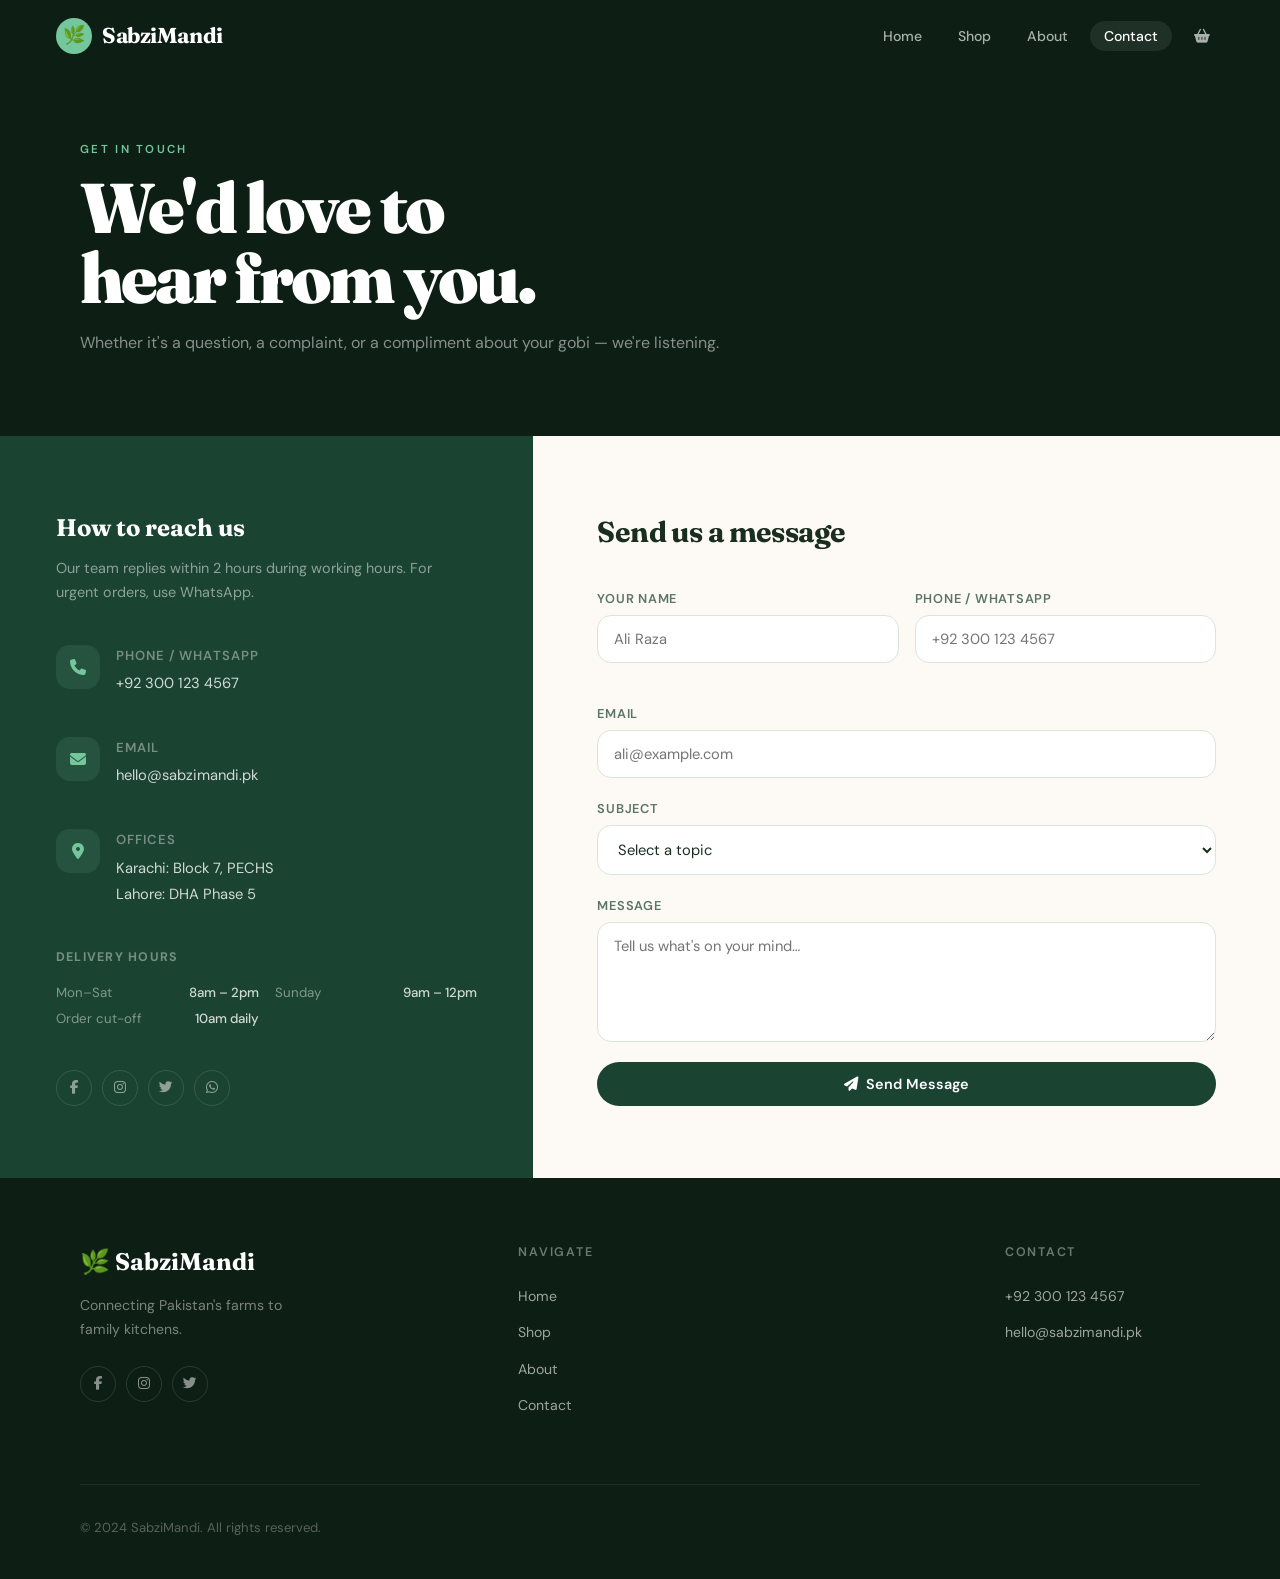
<file: pages/contact.html>
<!DOCTYPE html>
<html lang="en">
<head>
  <meta charset="UTF-8" />
  <meta name="viewport" content="width=device-width, initial-scale=1.0" />
  <title>Contact — SabziMandi</title>
  <link rel="stylesheet" href="https://cdnjs.cloudflare.com/ajax/libs/font-awesome/6.5.1/css/all.min.css" crossorigin="anonymous" />
  <link rel="stylesheet" href="../css/styles.css" />
  <style>
    .contact-hero {
      background: var(--ink);
      padding: 140px 80px 80px;
    }
    .contact-hero .eyebrow { color: var(--sage); margin-bottom: 14px; display: block; }
    .contact-hero h1 {
      font-family: 'Fraunces', serif;
      font-size: clamp(2.8rem, 5.5vw, 4.5rem);
      font-weight: 900;
      color: #fff;
      line-height: 1.0;
      letter-spacing: -0.04em;
      margin-bottom: 16px;
    }
    .contact-hero p { color: rgba(255,255,255,0.5); font-size: 1rem; }

    /* ── LAYOUT ── */
    .contact-layout {
      display: grid;
      grid-template-columns: 1fr 1.4fr;
      gap: 0;
      min-height: 70vh;
    }
    .contact-info {
      background: var(--forest);
      padding: 72px 56px;
      display: flex; flex-direction: column; gap: 40px;
    }
    .contact-info-title {
      font-family: 'Fraunces', serif;
      font-size: 1.5rem;
      font-weight: 700;
      color: #fff;
      margin-bottom: 8px;
    }
    .contact-info p { color: rgba(255,255,255,0.5); font-size: 0.9rem; line-height: 1.7; }
    .contact-detail {
      display: flex;
      gap: 16px;
      align-items: flex-start;
    }
    .contact-detail-icon {
      width: 44px; height: 44px;
      background: rgba(116,198,157,0.12);
      border-radius: var(--r-md);
      display: flex; align-items: center; justify-content: center;
      color: var(--sage);
      font-size: 1rem;
      flex-shrink: 0;
    }
    .contact-detail strong {
      display: block;
      font-size: 0.82rem;
      color: rgba(255,255,255,0.4);
      font-weight: 600;
      letter-spacing: 0.08em;
      text-transform: uppercase;
      margin-bottom: 4px;
    }
    .contact-detail a, .contact-detail span {
      color: rgba(255,255,255,0.8);
      font-size: 0.92rem;
      text-decoration: none;
      transition: color 0.2s;
    }
    .contact-detail a:hover { color: var(--sage); }
    .hours-grid { display: grid; grid-template-columns: 1fr 1fr; gap: 4px 16px; }
    .hours-row { display: flex; justify-content: space-between; font-size: 0.83rem; }
    .hours-row span:first-child { color: rgba(255,255,255,0.45); }
    .hours-row span:last-child { color: rgba(255,255,255,0.8); font-weight: 500; }

    /* ── FORM ── */
    .contact-form-wrap {
      background: var(--cream);
      padding: 72px 64px;
    }
    .contact-form-wrap h2 {
      font-family: 'Fraunces', serif;
      font-size: 1.8rem;
      font-weight: 700;
      margin-bottom: 32px;
      letter-spacing: -0.02em;
    }
    .form-row { display: grid; grid-template-columns: 1fr 1fr; gap: 16px; margin-bottom: 20px; }
    .form-group { display: flex; flex-direction: column; gap: 6px; margin-bottom: 20px; }
    .form-group label {
      font-size: 0.8rem;
      font-weight: 600;
      color: var(--muted);
      letter-spacing: 0.06em;
      text-transform: uppercase;
    }
    .form-group input,
    .form-group select,
    .form-group textarea {
      width: 100%;
      padding: 13px 16px;
      border: 1.5px solid var(--border);
      border-radius: var(--r-md);
      font-family: 'DM Sans', sans-serif;
      font-size: 0.92rem;
      color: var(--text);
      background: #fff;
      outline: none;
      transition: border-color 0.2s, box-shadow 0.2s;
    }
    .form-group input:focus,
    .form-group select:focus,
    .form-group textarea:focus {
      border-color: var(--fern);
      box-shadow: 0 0 0 3px rgba(45,106,79,0.12);
    }
    .form-group textarea { resize: vertical; min-height: 120px; }
    .form-success {
      display: none;
      background: var(--mist);
      border: 1.5px solid var(--sage);
      border-radius: var(--r-md);
      padding: 20px 24px;
      color: var(--forest);
      font-size: 0.92rem;
      font-weight: 500;
      align-items: center;
      gap: 12px;
      margin-top: 20px;
    }
    .form-success i { color: var(--sage); font-size: 1.1rem; }
    .form-success.show { display: flex; }

    @media (max-width: 1024px) {
      .contact-hero { padding: 140px 40px 64px; }
      .contact-layout { grid-template-columns: 1fr; }
      .contact-info { padding: 56px 40px; }
      .contact-form-wrap { padding: 56px 40px; }
    }
    @media (max-width: 768px) {
      .contact-hero { padding: 130px 24px 56px; }
      .contact-info { padding: 48px 24px; }
      .contact-form-wrap { padding: 48px 24px; }
      .form-row { grid-template-columns: 1fr; gap: 0; }
    }
  </style>
</head>
<body>

<nav class="nav scrolled">
  <a class="nav-brand" href="../index.html">
    <div class="brand-icon">🌿</div>
    <span class="brand-name">SabziMandi</span>
  </a>
  <ul class="nav-links">
    <li><a href="../index.html">Home</a></li>
    <li><a href="shop.html">Shop</a></li>
    <li><a href="about.html">About</a></li>
    <li><a href="contact.html" class="active">Contact</a></li>
    <li>
      <a href="cart.html" class="cart-badge">
        <i class="fa-solid fa-basket-shopping"></i>
        <span class="cart-count count">0</span>
      </a>
    </li>
  </ul>
</nav>

<!-- HERO -->
<div class="contact-hero">
  <span class="eyebrow">Get in touch</span>
  <h1>We'd love to<br>hear from you.</h1>
  <p>Whether it's a question, a complaint, or a compliment about your gobi — we're listening.</p>
</div>

<!-- LAYOUT -->
<div class="contact-layout">

  <!-- Info -->
  <div class="contact-info">
    <div>
      <div class="contact-info-title">How to reach us</div>
      <p>Our team replies within 2 hours during working hours. For urgent orders, use WhatsApp.</p>
    </div>

    <div class="contact-detail">
      <div class="contact-detail-icon"><i class="fa-solid fa-phone"></i></div>
      <div>
        <strong>Phone / WhatsApp</strong>
        <a href="tel:+923001234567">+92 300 123 4567</a>
      </div>
    </div>

    <div class="contact-detail">
      <div class="contact-detail-icon"><i class="fa-solid fa-envelope"></i></div>
      <div>
        <strong>Email</strong>
        <a href="mailto:hello@sabzimandi.pk">hello@sabzimandi.pk</a>
      </div>
    </div>

    <div class="contact-detail">
      <div class="contact-detail-icon"><i class="fa-solid fa-location-dot"></i></div>
      <div>
        <strong>Offices</strong>
        <span>Karachi: Block 7, PECHS<br>Lahore: DHA Phase 5</span>
      </div>
    </div>

    <div>
      <strong style="display:block;font-size:0.78rem;color:rgba(255,255,255,0.4);letter-spacing:0.1em;text-transform:uppercase;margin-bottom:14px">Delivery Hours</strong>
      <div class="hours-grid">
        <div class="hours-row"><span>Mon–Sat</span><span>8am – 2pm</span></div>
        <div class="hours-row"><span>Sunday</span><span>9am – 12pm</span></div>
        <div class="hours-row"><span>Order cut-off</span><span>10am daily</span></div>
      </div>
    </div>

    <div class="footer-social" style="margin-top:auto">
      <a href="#" aria-label="Facebook"><i class="fa-brands fa-facebook-f"></i></a>
      <a href="#" aria-label="Instagram"><i class="fa-brands fa-instagram"></i></a>
      <a href="#" aria-label="Twitter"><i class="fa-brands fa-twitter"></i></a>
      <a href="#" aria-label="WhatsApp"><i class="fa-brands fa-whatsapp"></i></a>
    </div>
  </div>

  <!-- Form -->
  <div class="contact-form-wrap">
    <h2>Send us a message</h2>
    <div class="form-row">
      <div class="form-group">
        <label>Your name</label>
        <input type="text" id="fname" placeholder="Ali Raza" />
      </div>
      <div class="form-group">
        <label>Phone / WhatsApp</label>
        <input type="tel" id="fphone" placeholder="+92 300 123 4567" />
      </div>
    </div>
    <div class="form-group">
      <label>Email</label>
      <input type="email" id="femail" placeholder="ali@example.com" />
    </div>
    <div class="form-group">
      <label for="fsubject">Subject</label>
      <select id="fsubject" aria-label="Subject">
        <option value="">Select a topic</option>
        <option>Place a bulk order</option>
        <option>Delivery issue</option>
        <option>Quality complaint</option>
        <option>Become a farm partner</option>
        <option>General inquiry</option>
      </select>
    </div>
    <div class="form-group">
      <label>Message</label>
      <textarea id="fmessage" placeholder="Tell us what's on your mind…"></textarea>
    </div>
    <button class="btn btn-dark" style="width:100%;justify-content:center" onclick="submitForm()">
      <i class="fa-solid fa-paper-plane"></i> Send Message
    </button>
    <div class="form-success" id="formSuccess">
      <i class="fa-solid fa-circle-check"></i>
      <span>Message sent! We'll get back to you within 2 hours.</span>
    </div>
  </div>
</div>

<!-- FOOTER -->
<footer class="footer">
  <div class="footer-grid">
    <div>
      <div class="footer-brand-name">🌿 SabziMandi</div>
      <p class="footer-tagline">Connecting Pakistan's farms to family kitchens.</p>
      <div class="footer-social">
        <a href="#"><i class="fa-brands fa-facebook-f"></i></a>
        <a href="#"><i class="fa-brands fa-instagram"></i></a>
        <a href="#"><i class="fa-brands fa-twitter"></i></a>
      </div>
    </div>
    <div class="footer-col"><h5>Navigate</h5><ul>
      <li><a href="../index.html">Home</a></li>
      <li><a href="shop.html">Shop</a></li>
      <li><a href="about.html">About</a></li>
      <li><a href="contact.html">Contact</a></li>
    </ul></div>
    <div class="footer-col"></div>
    <div class="footer-col"><h5>Contact</h5><ul>
      <li><a href="tel:+923001234567">+92 300 123 4567</a></li>
      <li><a href="mailto:hello@sabzimandi.pk">hello@sabzimandi.pk</a></li>
    </ul></div>
  </div>
  <div class="footer-bottom">
    <p>© 2024 SabziMandi. All rights reserved.</p>
  </div>
</footer>

<script src="../js/main.js"></script>
<script>
function submitForm() {
  const name = document.getElementById('fname').value.trim();
  const msg  = document.getElementById('fmessage').value.trim();
  if (!name || !msg) { showToast('Please fill in your name and message.'); return; }
  document.getElementById('formSuccess').classList.add('show');
  showToast('Message sent! ✉️');
}
</script>
</body>
</html>
</file>
<file: css/styles.css>
/* ═══════════════════════════════════════════
   SABZIMANDI — Main Stylesheet
   Palette:
   --ink:       #0d1f14  (near-black forest)
   --forest:    #1b4332  (deep green)
   --fern:      #2d6a4f  (mid green)
   --sage:      #74c69d  (light sage)
   --mist:      #f0f7f2  (off-white green tint)
   --cream:     #fdf9f4  (warm page bg)
   --amber:     #e9a840  (harvest gold accent)
   --rust:      #c8553d  (warm call-to-action)
   --text:      #1a2e1f
   --muted:     #5a7465
═══════════════════════════════════════════ */

@import url('https://fonts.googleapis.com/css2?family=Fraunces:ital,wght@0,400;0,700;0,900;1,400;1,700&family=DM+Sans:wght@400;500;600&display=swap');

:root {
  --ink:     #0d1f14;
  --forest:  #1b4332;
  --fern:    #2d6a4f;
  --sage:    #74c69d;
  --mist:    #f0f7f2;
  --cream:   #fdf9f4;
  --amber:   #e9a840;
  --rust:    #c8553d;
  --text:    #1a2e1f;
  --muted:   #5a7465;
  --border:  #d6e8db;
  --shadow:  0 4px 24px rgba(13,31,20,0.10);
  --shadow-lg: 0 12px 48px rgba(13,31,20,0.18);
  --r-sm: 6px;
  --r-md: 14px;
  --r-lg: 24px;
  --r-full: 999px;
}

*, *::before, *::after { margin:0; padding:0; box-sizing:border-box; }
html { scroll-behavior: smooth; font-size: 16px; }

body {
  font-family: 'DM Sans', sans-serif;
  background: var(--cream);
  color: var(--text);
  line-height: 1.65;
  overflow-x: hidden;
}

/* ── Typography ── */
.display {
  font-family: 'Fraunces', serif;
  font-weight: 900;
  letter-spacing: -0.03em;
  line-height: 1.0;
}
.serif { font-family: 'Fraunces', serif; }
.eyebrow {
  font-size: 0.72rem;
  font-weight: 600;
  letter-spacing: 0.2em;
  text-transform: uppercase;
  color: var(--fern);
}

/* ── NAV ── */
.nav {
  position: fixed;
  top: 0; left: 0; right: 0;
  z-index: 200;
  display: flex;
  align-items: center;
  justify-content: space-between;
  padding: 0 56px;
  height: 72px;
  transition: background 0.3s, box-shadow 0.3s;
}
.nav.scrolled {
  background: rgba(11,28,17,0.97);
  backdrop-filter: blur(16px);
  box-shadow: 0 1px 0 rgba(255,255,255,0.06);
}
.nav-brand {
  display: flex;
  align-items: center;
  gap: 10px;
  text-decoration: none;
}
.nav-brand .brand-icon {
  width: 36px; height: 36px;
  background: var(--sage);
  border-radius: 50%;
  display: flex; align-items: center; justify-content: center;
  font-size: 18px;
}
.nav-brand .brand-name {
  font-family: 'Fraunces', serif;
  font-size: 1.35rem;
  font-weight: 700;
  color: #fff;
  letter-spacing: -0.02em;
}
.nav-links {
  display: flex;
  align-items: center;
  gap: 8px;
  list-style: none;
}
.nav-links a {
  font-size: 0.88rem;
  font-weight: 500;
  color: rgba(255,255,255,0.65);
  text-decoration: none;
  padding: 6px 14px;
  border-radius: var(--r-full);
  transition: color 0.2s, background 0.2s;
}
.nav-links a:hover, .nav-links a.active {
  color: #fff;
  background: rgba(255,255,255,0.08);
}
.nav-cta-btn {
  background: var(--sage) !important;
  color: var(--forest) !important;
  font-weight: 700 !important;
  padding: 8px 20px !important;
}
.nav-cta-btn:hover {
  background: var(--amber) !important;
  color: var(--ink) !important;
}
.nav-hamburger {
  display: none;
  flex-direction: column;
  gap: 5px;
  cursor: pointer;
  padding: 4px;
}
.nav-hamburger span {
  width: 22px; height: 2px;
  background: #fff;
  border-radius: 2px;
  transition: transform 0.3s;
}

/* ── Buttons ── */
.btn {
  display: inline-flex;
  align-items: center;
  gap: 8px;
  font-family: 'DM Sans', sans-serif;
  font-size: 0.9rem;
  font-weight: 600;
  padding: 13px 26px;
  border-radius: var(--r-full);
  border: none;
  cursor: pointer;
  text-decoration: none;
  transition: transform 0.18s, box-shadow 0.18s, background 0.18s;
  white-space: nowrap;
}
.btn:hover { transform: translateY(-2px); }
.btn-primary { background: var(--sage); color: var(--forest); }
.btn-primary:hover { background: var(--amber); box-shadow: 0 6px 20px rgba(233,168,64,0.35); }
.btn-dark { background: var(--forest); color: #fff; }
.btn-dark:hover { background: var(--fern); box-shadow: 0 6px 20px rgba(27,67,50,0.4); }
.btn-ghost {
  background: transparent;
  color: rgba(255,255,255,0.85);
  border: 1.5px solid rgba(255,255,255,0.3);
}
.btn-ghost:hover { border-color: var(--sage); color: var(--sage); }
.btn-rust { background: var(--rust); color: #fff; }
.btn-rust:hover { background: #b8432b; box-shadow: 0 6px 20px rgba(200,85,61,0.4); }

/* ── Page wrapper ── */
.page { min-height: 100vh; }

/* ── Section ── */
.section {
  padding: 96px 80px;
}
.section-sm { padding: 64px 80px; }

.section-header {
  display: flex;
  align-items: flex-end;
  justify-content: space-between;
  margin-bottom: 56px;
  gap: 20px;
  flex-wrap: wrap;
}
.section-title-group { max-width: 540px; }
.section-title-group .eyebrow { margin-bottom: 12px; display: block; }
.section-title-group h2 {
  font-family: 'Fraunces', serif;
  font-size: clamp(2rem, 3.5vw, 2.8rem);
  font-weight: 700;
  color: var(--text);
  line-height: 1.12;
  letter-spacing: -0.025em;
}

/* ── Cards ── */
.card {
  background: #fff;
  border-radius: var(--r-lg);
  overflow: hidden;
  box-shadow: var(--shadow);
  transition: transform 0.28s cubic-bezier(0.34,1.56,0.64,1), box-shadow 0.28s;
}
.card:hover {
  transform: translateY(-8px);
  box-shadow: var(--shadow-lg);
}

/* ── Footer ── */
.footer {
  background: var(--ink);
  padding: 64px 80px 40px;
}
.footer-grid {
  display: grid;
  grid-template-columns: 2fr 1fr 1fr 1fr;
  gap: 48px;
  margin-bottom: 56px;
}
.footer-brand-name {
  font-family: 'Fraunces', serif;
  font-size: 1.5rem;
  font-weight: 700;
  color: #fff;
  margin-bottom: 12px;
}
.footer-tagline {
  font-size: 0.88rem;
  color: rgba(255,255,255,0.45);
  line-height: 1.7;
  max-width: 240px;
  margin-bottom: 24px;
}
.footer-social {
  display: flex;
  gap: 10px;
}
.footer-social a {
  width: 36px; height: 36px;
  border-radius: 50%;
  border: 1px solid rgba(255,255,255,0.12);
  display: flex; align-items: center; justify-content: center;
  color: rgba(255,255,255,0.5);
  font-size: 0.85rem;
  text-decoration: none;
  transition: border-color 0.2s, color 0.2s, background 0.2s;
}
.footer-social a:hover {
  border-color: var(--sage);
  color: var(--sage);
  background: rgba(116,198,157,0.08);
}
.footer-col h5 {
  font-size: 0.78rem;
  font-weight: 600;
  letter-spacing: 0.14em;
  text-transform: uppercase;
  color: rgba(255,255,255,0.4);
  margin-bottom: 20px;
}
.footer-col ul { list-style: none; }
.footer-col ul li { margin-bottom: 10px; }
.footer-col ul li a {
  font-size: 0.88rem;
  color: rgba(255,255,255,0.6);
  text-decoration: none;
  transition: color 0.2s;
}
.footer-col ul li a:hover { color: var(--sage); }
.footer-bottom {
  padding-top: 32px;
  border-top: 1px solid rgba(255,255,255,0.07);
  display: flex;
  align-items: center;
  justify-content: space-between;
  flex-wrap: wrap;
  gap: 12px;
}
.footer-bottom p {
  font-size: 0.82rem;
  color: rgba(255,255,255,0.3);
}

/* ── Toast ── */
.toast {
  position: fixed;
  bottom: 32px; right: 32px;
  background: var(--forest);
  color: #fff;
  padding: 14px 22px;
  border-radius: var(--r-md);
  font-size: 0.88rem;
  font-weight: 500;
  display: flex;
  align-items: center;
  gap: 10px;
  box-shadow: 0 8px 32px rgba(13,31,20,0.35);
  z-index: 9999;
  transform: translateY(80px);
  opacity: 0;
  transition: transform 0.4s cubic-bezier(0.34,1.56,0.64,1), opacity 0.3s;
}
.toast.show { transform: translateY(0); opacity: 1; }
.toast i { color: var(--sage); }

/* ── Cart badge ── */
.cart-badge {
  position: relative;
}
.cart-badge .count {
  position: absolute;
  top: -6px; right: -6px;
  width: 18px; height: 18px;
  background: var(--rust);
  color: #fff;
  font-size: 0.65rem;
  font-weight: 700;
  border-radius: 50%;
  display: flex; align-items: center; justify-content: center;
  display: none;
}

/* ── Reveal animations ── */
.reveal {
  opacity: 0;
  transform: translateY(40px);
  transition: opacity 0.7s ease, transform 0.7s ease;
}
.reveal.visible {
  opacity: 1;
  transform: translateY(0);
}
.reveal-left {
  opacity: 0;
  transform: translateX(-40px);
  transition: opacity 0.7s ease, transform 0.7s ease;
}
.reveal-left.visible { opacity: 1; transform: translateX(0); }
.reveal-right {
  opacity: 0;
  transform: translateX(40px);
  transition: opacity 0.7s ease, transform 0.7s ease;
}
.reveal-right.visible { opacity: 1; transform: translateX(0); }

.delay-1 { transition-delay: 0.1s !important; }
.delay-2 { transition-delay: 0.2s !important; }
.delay-3 { transition-delay: 0.3s !important; }
.delay-4 { transition-delay: 0.4s !important; }
.delay-5 { transition-delay: 0.5s !important; }
.delay-6 { transition-delay: 0.6s !important; }
.delay-7 { transition-delay: 0.7s !important; }
.delay-8 { transition-delay: 0.8s !important; }

/* ── Responsive ── */
@media (max-width: 1024px) {
  .section { padding: 72px 40px; }
  .section-sm { padding: 48px 40px; }
  .nav { padding: 0 32px; }
  .footer { padding: 56px 40px 32px; }
  .footer-grid { grid-template-columns: 1fr 1fr; }
}
@media (max-width: 768px) {
  .section { padding: 56px 24px; }
  .section-sm { padding: 40px 24px; }
  .nav { padding: 0 24px; }
  .nav-links { display: none; }
  .nav-hamburger { display: flex; }
  .footer { padding: 48px 24px 28px; }
  .footer-grid { grid-template-columns: 1fr; gap: 32px; }
  .footer-bottom { flex-direction: column; align-items: flex-start; }
}
</file>
